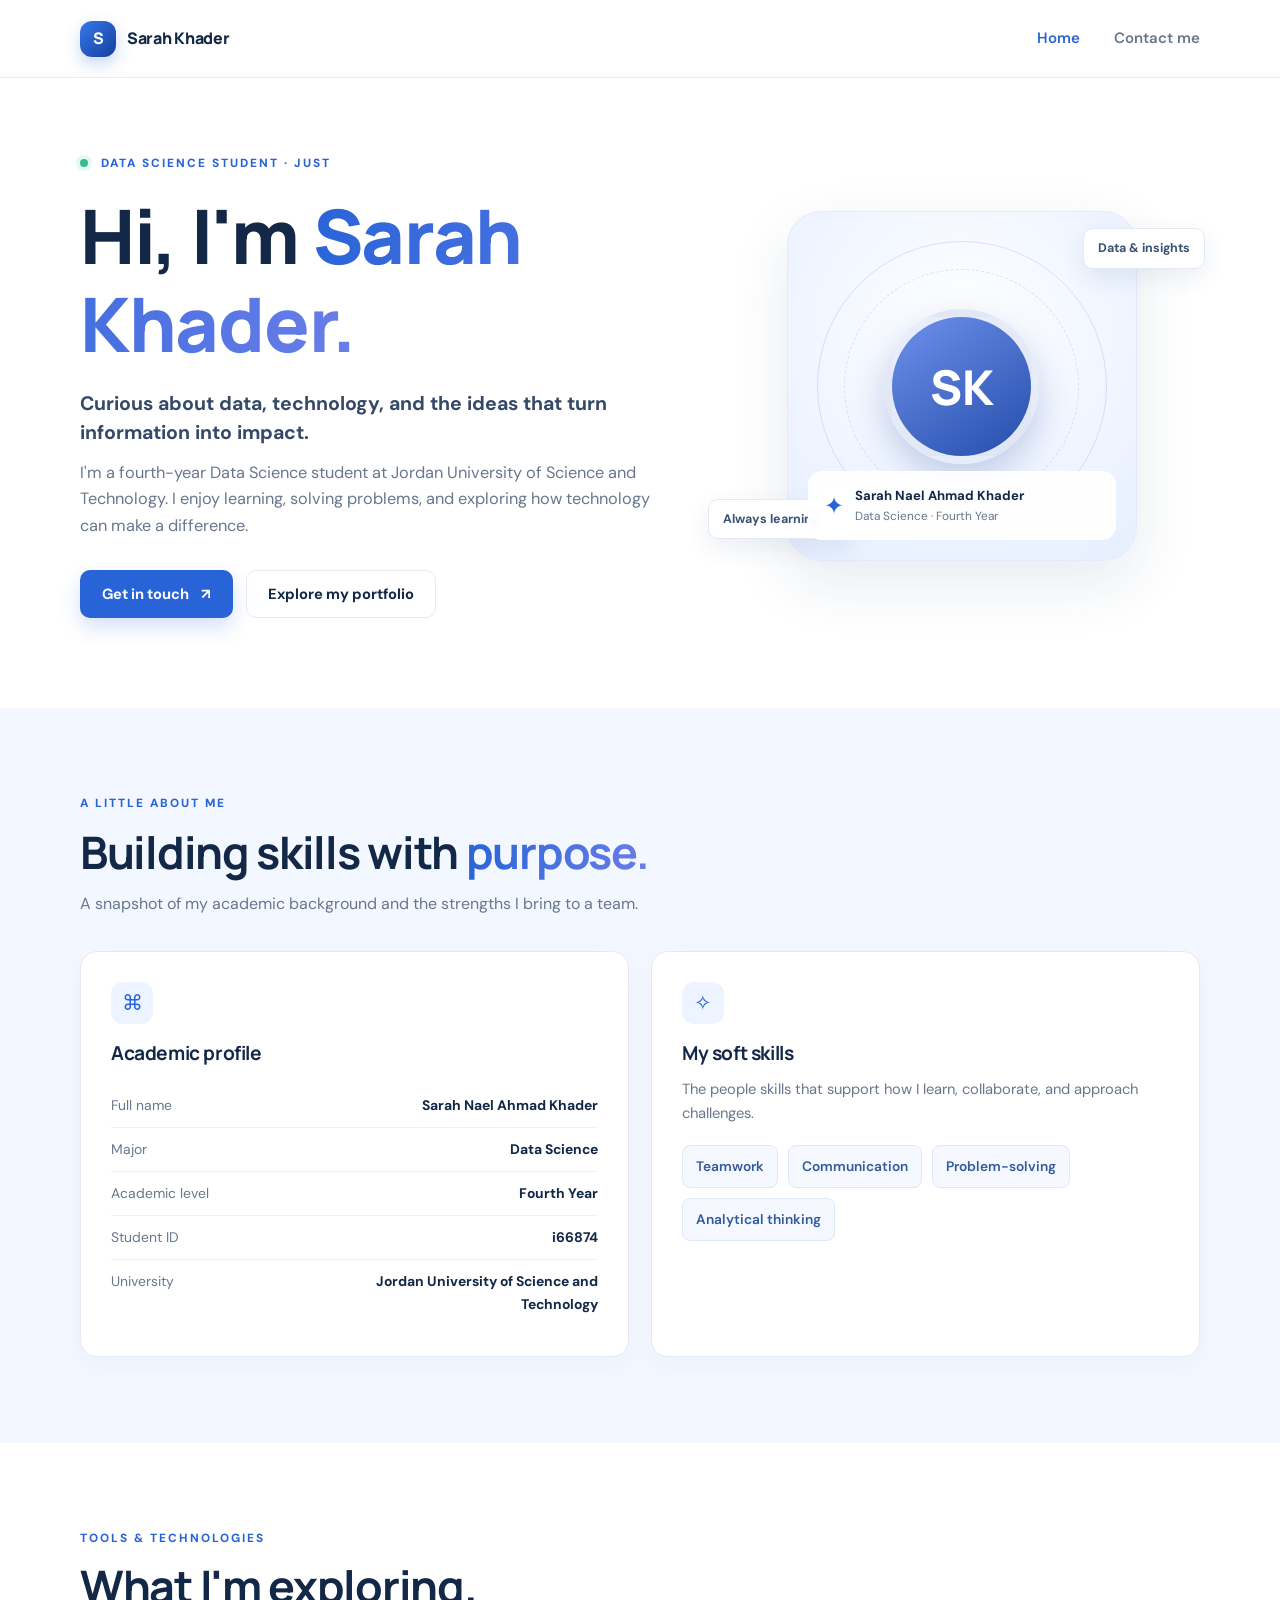
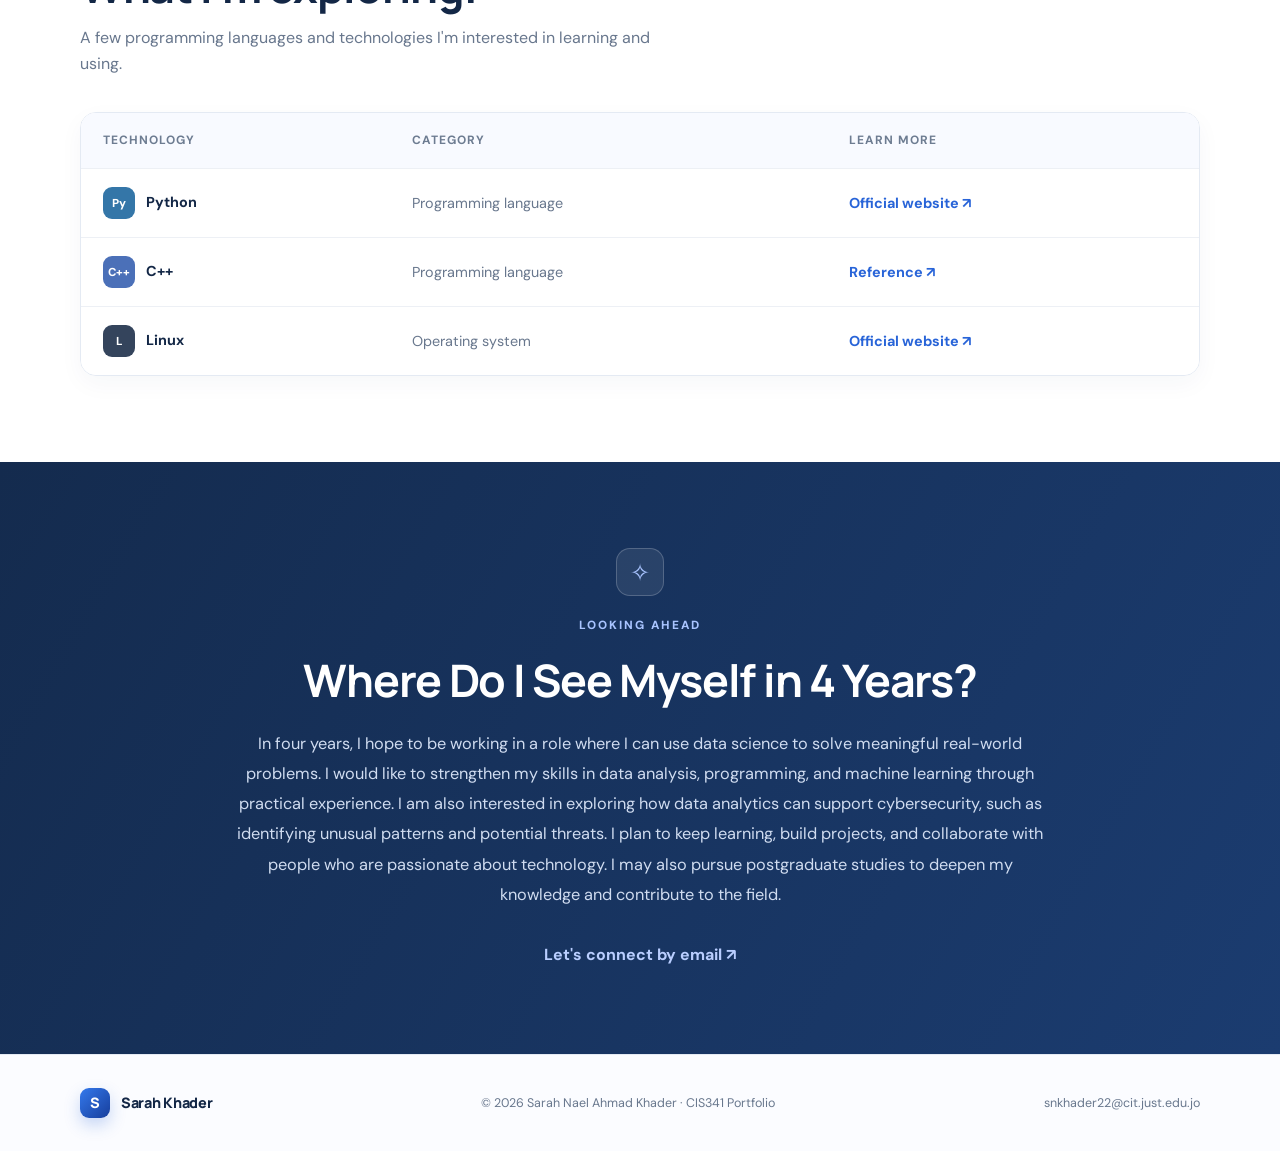
<file: index.html>
<!DOCTYPE html>
<html lang="en">
<head>
  <meta charset="UTF-8">
  <meta name="viewport" content="width=device-width, initial-scale=1.0">
  <meta name="description" content="Professional portfolio of Sarah Nael Ahmad Khader, Data Science student at JUST.">
  <title>i66874 | Sarah Nael Ahmad Khader</title>
  <link rel="preconnect" href="https://fonts.googleapis.com">
  <link rel="preconnect" href="https://fonts.gstatic.com" crossorigin>
  <link href="https://fonts.googleapis.com/css2?family=DM+Sans:wght@400;500;600;700&family=Manrope:wght@500;600;700;800&display=swap" rel="stylesheet">
  <link rel="stylesheet" href="style.css">
</head>
<body>
  <header class="site-header">
    <nav class="nav container" aria-label="Main navigation">
      <a class="brand" href="index.html"><span class="brand-mark">S</span><span>Sarah Khader</span></a>
      <div class="nav-links">
        <a class="active" href="index.html">Home</a>
        <a href="contact.html">Contact me</a>
      </div>
    </nav>
  </header>

  <main>
    <section class="hero container">
      <div class="hero-copy">
        <p class="eyebrow"><span class="status-dot"></span> DATA SCIENCE STUDENT · JUST</p>
        <h1>Hi, I'm <span class="gradient-text">Sarah Khader.</span></h1>
        <p class="hero-subtitle">Curious about data, technology, and the ideas that turn information into impact.</p>
        <p class="hero-description">I'm a fourth-year Data Science student at Jordan University of Science and Technology. I enjoy learning, solving problems, and exploring how technology can make a difference.</p>
        <div class="hero-actions">
          <a class="button button-primary" href="contact.html">Get in touch <span aria-hidden="true">↗</span></a>
          <a class="button button-secondary" href="#about">Explore my portfolio</a>
        </div>
      </div>
      <div class="profile-wrap">
        <div class="profile-card">
          <div class="profile-orbit orbit-one"></div>
          <div class="profile-orbit orbit-two"></div>
          <div class="avatar" role="img" aria-label="Profile photo placeholder for Sarah">SK</div>
          <div class="profile-caption"><span class="caption-icon">✦</span><span><strong>Sarah Nael Ahmad Khader</strong><small>Data Science · Fourth Year</small></span></div>
        </div>
        <span class="floating-chip chip-top">Data &amp; insights</span>
        <span class="floating-chip chip-bottom">Always learning ✨</span>
      </div>
    </section>

    <section class="section section-tint" id="about">
      <div class="container">
        <div class="section-heading">
          <p class="eyebrow">A LITTLE ABOUT ME</p>
          <h2>Building skills with <span class="gradient-text">purpose.</span></h2>
          <p class="section-intro">A snapshot of my academic background and the strengths I bring to a team.</p>
        </div>
        <div class="info-grid">
          <article class="info-card">
            <div class="card-icon">⌘</div>
            <h3>Academic profile</h3>
            <dl class="profile-details">
              <div><dt>Full name</dt><dd>Sarah Nael Ahmad Khader</dd></div>
              <div><dt>Major</dt><dd>Data Science</dd></div>
              <div><dt>Academic level</dt><dd>Fourth Year</dd></div>
              <div><dt>Student ID</dt><dd>i66874</dd></div>
              <div><dt>University</dt><dd>Jordan University of Science and Technology</dd></div>
            </dl>
          </article>
          <article class="info-card">
            <div class="card-icon">✧</div>
            <h3>My soft skills</h3>
            <p class="card-description">The people skills that support how I learn, collaborate, and approach challenges.</p>
            <div class="skill-list">
              <span>Teamwork</span><span>Communication</span><span>Problem-solving</span><span>Analytical thinking</span>
            </div>
          </article>
        </div>
      </div>
    </section>

    <section class="section container">
      <div class="section-heading">
        <p class="eyebrow">TOOLS &amp; TECHNOLOGIES</p>
        <h2>What I'm exploring.</h2>
        <p class="section-intro">A few programming languages and technologies I'm interested in learning and using.</p>
      </div>
      <div class="table-shell">
        <table>
          <thead><tr><th>Technology</th><th>Category</th><th>Learn more</th></tr></thead>
          <tbody>
            <tr><td><span class="tech-symbol python-symbol">Py</span><strong>Python</strong></td><td>Programming language</td><td><a href="https://www.python.org/" target="_blank" rel="noopener noreferrer">Official website ↗</a></td></tr>
            <tr><td><span class="tech-symbol cpp-symbol">C++</span><strong>C++</strong></td><td>Programming language</td><td><a href="https://www.cppreference.com/" target="_blank" rel="noopener noreferrer">Reference ↗</a></td></tr>
            <tr><td><span class="tech-symbol linux-symbol">L</span><strong>Linux</strong></td><td>Operating system</td><td><a href="https://www.kernel.org/" target="_blank" rel="noopener noreferrer">Official website ↗</a></td></tr>
          </tbody>
        </table>
      </div>
    </section>

    <section class="section future-section">
      <div class="container future-content">
        <div class="future-icon">✧</div>
        <p class="eyebrow">LOOKING AHEAD</p>
        <h2>Where Do I See Myself in 4 Years?</h2>
        <p>In four years, I hope to be working in a role where I can use data science to solve meaningful real-world problems. I would like to strengthen my skills in data analysis, programming, and machine learning through practical experience. I am also interested in exploring how data analytics can support cybersecurity, such as identifying unusual patterns and potential threats. I plan to keep learning, build projects, and collaborate with people who are passionate about technology. I may also pursue postgraduate studies to deepen my knowledge and contribute to the field.</p>
        <a class="text-link" href="mailto:snkhader22@cit.just.edu.jo">Let's connect by email ↗</a>
      </div>
    </section>
  </main>

  <footer class="site-footer">
    <div class="container footer-inner">
      <a class="brand footer-brand" href="index.html"><span class="brand-mark">S</span><span>Sarah Khader</span></a>
      <p>© 2026 Sarah Nael Ahmad Khader · CIS341 Portfolio</p>
      <a href="mailto:snkhader22@cit.just.edu.jo">snkhader22@cit.just.edu.jo</a>
    </div>
  </footer>
</body>
</html>
</file>
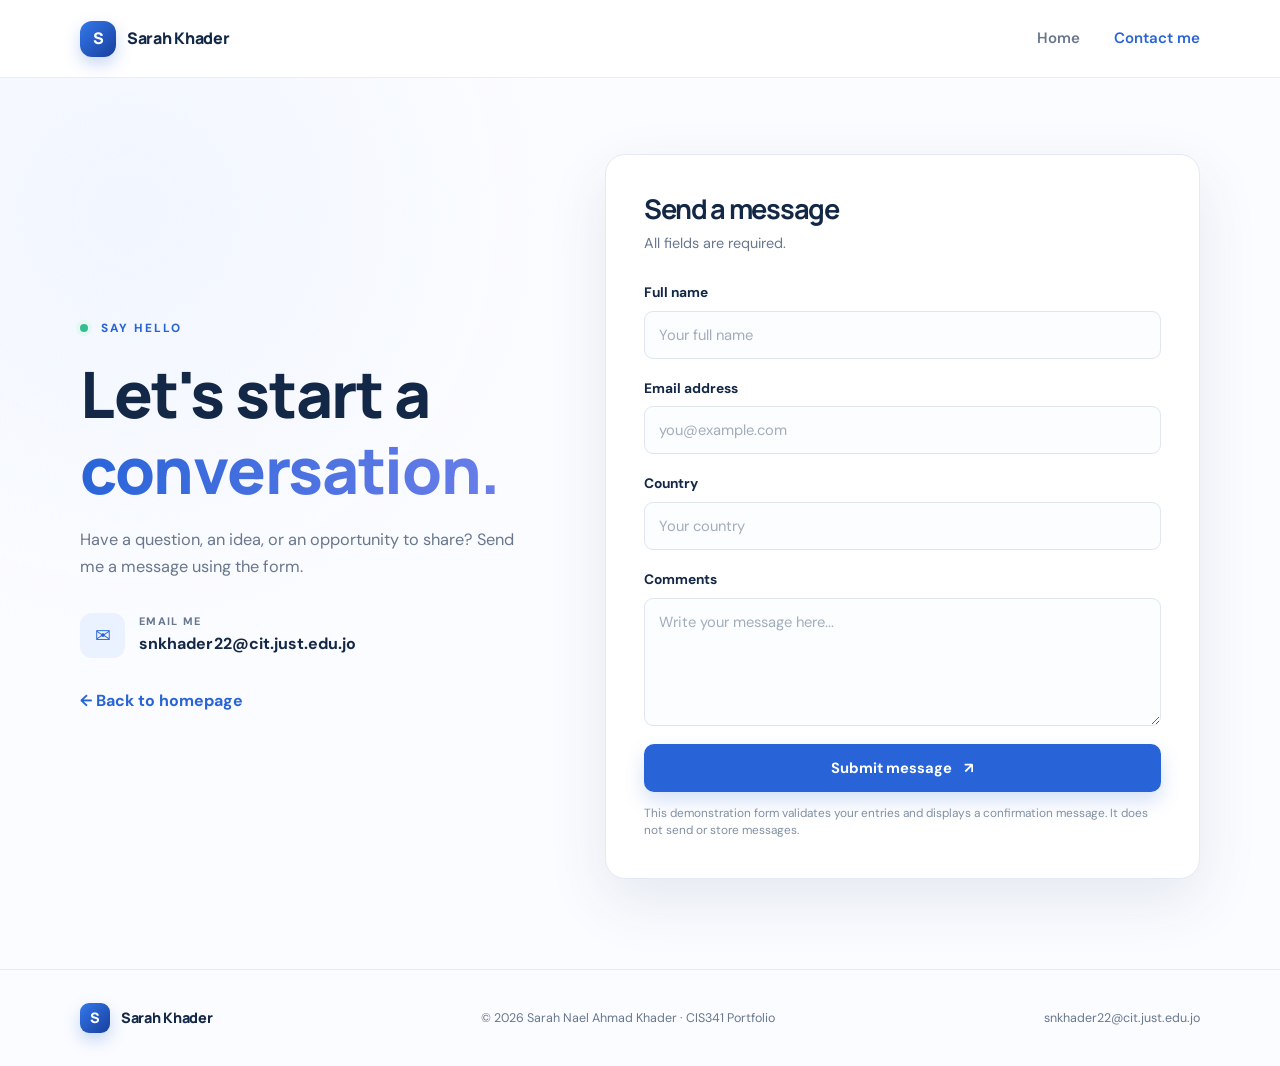
<file: contact.html>
<!DOCTYPE html>
<html lang="en">
<head>
  <meta charset="UTF-8">
  <meta name="viewport" content="width=device-width, initial-scale=1.0">
  <meta name="description" content="Contact Sarah Nael Ahmad Khader.">
  <title>Contact | i66874 | Sarah Nael Ahmad Khader</title>
  <link rel="preconnect" href="https://fonts.googleapis.com">
  <link rel="preconnect" href="https://fonts.gstatic.com" crossorigin>
  <link href="https://fonts.googleapis.com/css2?family=DM+Sans:wght@400;500;600;700&family=Manrope:wght@500;600;700;800&display=swap" rel="stylesheet">
  <link rel="stylesheet" href="style.css">
  <script src="script.js" defer></script>
</head>
<body>
  <header class="site-header">
    <nav class="nav container" aria-label="Main navigation">
      <a class="brand" href="index.html"><span class="brand-mark">S</span><span>Sarah Khader</span></a>
      <div class="nav-links"><a href="index.html">Home</a><a class="active" href="contact.html">Contact me</a></div>
    </nav>
  </header>

  <main class="contact-main">
    <section class="contact-layout container">
      <div class="contact-copy">
        <p class="eyebrow"><span class="status-dot"></span> SAY HELLO</p>
        <h1>Let's start a <span class="gradient-text">conversation.</span></h1>
        <p class="hero-description">Have a question, an idea, or an opportunity to share? Send me a message using the form.</p>
        <div class="contact-detail">
          <span class="contact-detail-icon">✉</span>
          <div><small>EMAIL ME</small><a href="mailto:snkhader22@cit.just.edu.jo">snkhader22@cit.just.edu.jo</a></div>
        </div>
        <a class="text-link" href="index.html">← Back to homepage</a>
      </div>

      <div class="form-card">
        <h2>Send a message</h2>
        <p class="form-intro">All fields are required.</p>
        <form id="contactForm" novalidate>
          <div class="form-field">
            <label for="fullName">Full name</label>
            <input type="text" id="fullName" name="fullName" placeholder="Your full name" autocomplete="name" required>
          </div>
          <div class="form-field">
            <label for="visitorEmail">Email address</label>
            <input type="email" id="visitorEmail" name="visitorEmail" placeholder="you@example.com" autocomplete="email" required>
          </div>
          <div class="form-field">
            <label for="country">Country</label>
            <input type="text" id="country" name="country" placeholder="Your country" autocomplete="country-name" required>
          </div>
          <div class="form-field">
            <label for="comments">Comments</label>
            <textarea id="comments" name="comments" rows="5" placeholder="Write your message here..." required></textarea>
          </div>
          <button class="button button-primary submit-button" type="submit">Submit message <span aria-hidden="true">↗</span></button>
          <p class="form-note">This demonstration form validates your entries and displays a confirmation message. It does not send or store messages.</p>
        </form>
      </div>
    </section>
  </main>

  <footer class="site-footer">
    <div class="container footer-inner">
      <a class="brand footer-brand" href="index.html"><span class="brand-mark">S</span><span>Sarah Khader</span></a>
      <p>© 2026 Sarah Nael Ahmad Khader · CIS341 Portfolio</p>
      <a href="mailto:snkhader22@cit.just.edu.jo">snkhader22@cit.just.edu.jo</a>
    </div>
  </footer>
</body>
</html>
</file>
<file: style.css>
:root {
  --navy: #132746;
  --blue: #2864d8;
  --blue-dark: #1c4fb5;
  --ink: #1c2b42;
  --muted: #68778d;
  --pale: #f3f7ff;
  --line: #e4eaf3;
  --white: #fff;
  --shadow: 0 22px 60px rgba(30, 62, 112, .10);
}
* { box-sizing: border-box; }
html { scroll-behavior: smooth; }
body { margin: 0; color: var(--ink); background: #fff; font-family: "DM Sans", sans-serif; line-height: 1.65; }
a { color: inherit; }
.container { width: min(1120px, calc(100% - 48px)); margin-inline: auto; }
.site-header { height: 78px; display: flex; align-items: center; border-bottom: 1px solid rgba(228,234,243,.8); background: rgba(255,255,255,.92); }
.nav, .brand, .nav-links, .footer-inner { display: flex; align-items: center; }
.nav { justify-content: space-between; }
.brand { gap: 11px; color: var(--navy); text-decoration: none; font-family: Manrope, sans-serif; font-weight: 800; letter-spacing: -.3px; }
.brand-mark { display: grid; place-items: center; width: 36px; height: 36px; border-radius: 12px; color: #fff; background: linear-gradient(135deg, #3479ec, #173e9c); box-shadow: 0 7px 16px rgba(40,100,216,.25); }
.nav-links { gap: 34px; }
.nav-links a { color: var(--muted); text-decoration: none; font-size: .94rem; font-weight: 600; transition: color .2s; }
.nav-links a:hover, .nav-links a.active { color: var(--blue); }
.hero { min-height: 590px; display: grid; grid-template-columns: 1.1fr .9fr; align-items: center; gap: 60px; padding-block: 76px 90px; }
.eyebrow { color: var(--blue); font-size: .74rem; font-weight: 800; letter-spacing: 2px; margin: 0 0 18px; }
.status-dot { display: inline-block; width: 8px; height: 8px; margin-right: 8px; border-radius: 50%; background: #34bd91; box-shadow: 0 0 0 4px #e5f8f1; }
h1, h2, h3 { color: var(--navy); font-family: Manrope, sans-serif; line-height: 1.18; letter-spacing: -1.3px; }
h1 { max-width: 650px; margin: 0 0 20px; font-size: clamp(2.8rem, 6vw, 4.7rem); font-weight: 800; }
.gradient-text { color: #2864d8; background: linear-gradient(100deg, #2864d8, #6b7ee9); -webkit-background-clip: text; background-clip: text; -webkit-text-fill-color: transparent; }
.hero-subtitle { max-width: 560px; margin: 0 0 12px; color: #344968; font-size: 1.22rem; font-weight: 700; line-height: 1.5; }
.hero-description { max-width: 570px; margin: 0; color: var(--muted); font-size: 1.02rem; }
.hero-actions { display: flex; flex-wrap: wrap; gap: 13px; margin-top: 30px; }
.button { min-height: 48px; display: inline-flex; justify-content: center; align-items: center; gap: 12px; padding: 0 21px; border: 1px solid transparent; border-radius: 10px; font: 700 .92rem "DM Sans", sans-serif; text-decoration: none; cursor: pointer; transition: transform .2s, box-shadow .2s, background .2s; }
.button:hover { transform: translateY(-2px); }
.button-primary { color: white; background: var(--blue); box-shadow: 0 9px 20px rgba(40,100,216,.2); }
.button-primary:hover { background: var(--blue-dark); box-shadow: 0 12px 25px rgba(40,100,216,.28); }
.button-secondary { color: var(--navy); border-color: var(--line); background: white; }
.profile-wrap { position: relative; display: grid; place-items: center; min-height: 370px; }
.profile-card { position: relative; display: flex; width: min(350px, 100%); height: 350px; align-items: center; justify-content: center; overflow: hidden; border: 1px solid #e4ebf8; border-radius: 34px; background: radial-gradient(circle at 50% 35%, #fff 0, #f0f5ff 57%, #e6efff 100%); box-shadow: var(--shadow); }
.profile-orbit { position: absolute; width: 290px; height: 290px; border: 1px solid rgba(67,113,210,.18); border-radius: 50%; }
.orbit-two { width: 235px; height: 235px; border-style: dashed; }
.avatar { z-index: 1; display: grid; place-items: center; width: 155px; height: 155px; border: 8px solid rgba(255,255,255,.85); border-radius: 50%; color: white; background: linear-gradient(145deg, #6e91ed, #244da9); box-shadow: 0 15px 35px rgba(40,80,160,.25); font: 800 3rem Manrope, sans-serif; }
.profile-caption { position: absolute; z-index: 2; right: 20px; bottom: 20px; left: 20px; display: flex; align-items: center; gap: 11px; padding: 13px 15px; border: 1px solid rgba(255,255,255,.8); border-radius: 14px; background: rgba(255,255,255,.92); backdrop-filter: blur(10px); }
.caption-icon { color: var(--blue); font-size: 1.5rem; }
.profile-caption strong, .profile-caption small { display: block; }
.profile-caption strong { color: var(--navy); font-size: .82rem; }
.profile-caption small { color: var(--muted); font-size: .74rem; }
.floating-chip { position: absolute; padding: 9px 14px; border: 1px solid var(--line); border-radius: 10px; color: #385276; background: white; box-shadow: 0 9px 25px rgba(30,62,112,.09); font-size: .78rem; font-weight: 700; }
.chip-top { top: 27px; right: -5px; }
.chip-bottom { bottom: 32px; left: -15px; }
.section { padding-block: 86px; }
.section-tint { background: var(--pale); }
.section-heading { margin-bottom: 34px; }
.section-heading .eyebrow { margin-bottom: 12px; }
h2 { margin: 0 0 12px; font-size: clamp(2rem, 4vw, 2.8rem); }
.section-intro { max-width: 590px; margin: 0; color: var(--muted); }
.info-grid { display: grid; grid-template-columns: 1fr 1fr; gap: 22px; }
.info-card { padding: 30px; border: 1px solid var(--line); border-radius: 17px; background: white; box-shadow: 0 8px 25px rgba(30,62,112,.035); }
.card-icon { display: grid; place-items: center; width: 42px; height: 42px; margin-bottom: 18px; border-radius: 12px; color: var(--blue); background: #edf3ff; font-size: 1.3rem; }
.info-card h3 { margin: 0 0 19px; font-size: 1.2rem; letter-spacing: -.4px; }
.profile-details { margin: 0; }
.profile-details div { display: flex; justify-content: space-between; gap: 16px; padding: 10px 0; border-bottom: 1px solid #eef1f6; }
.profile-details div:last-child { border: 0; }
.profile-details dt { color: var(--muted); font-size: .87rem; }
.profile-details dd { max-width: 62%; margin: 0; color: var(--navy); text-align: right; font-size: .87rem; font-weight: 700; }
.card-description { margin: -7px 0 20px; color: var(--muted); font-size: .92rem; }
.skill-list { display: flex; flex-wrap: wrap; gap: 10px; }
.skill-list span { padding: 9px 13px; border: 1px solid #dfe9fc; border-radius: 8px; color: #315a9d; background: #f5f8ff; font-size: .86rem; font-weight: 600; }
.table-shell { overflow-x: auto; border: 1px solid var(--line); border-radius: 16px; box-shadow: 0 8px 25px rgba(30,62,112,.04); }
table { width: 100%; border-collapse: collapse; background: white; text-align: left; }
th, td { padding: 18px 22px; border-bottom: 1px solid #edf0f5; }
th { color: #6d7c91; background: #f8faff; font-size: .75rem; letter-spacing: 1px; text-transform: uppercase; }
td { color: var(--muted); font-size: .9rem; }
tbody tr:last-child td { border-bottom: 0; }
td:first-child { color: var(--navy); }
td a, .text-link { color: var(--blue); font-weight: 700; text-decoration: none; }
td a:hover, .text-link:hover { text-decoration: underline; }
.tech-symbol { display: inline-grid; place-items: center; width: 32px; height: 32px; margin-right: 11px; border-radius: 9px; color: white; font-size: .72rem; font-weight: 800; vertical-align: middle; }
.python-symbol { background: #3476a8; }.cpp-symbol { background: #4b70b8; }.linux-symbol { background: #34445c; }
.future-section { color: #dce7fb; background: linear-gradient(120deg, #142b4e, #1b3c70); }
.future-content { max-width: 820px; text-align: center; }
.future-icon { display: grid; place-items: center; width: 48px; height: 48px; margin: 0 auto 20px; border: 1px solid rgba(255,255,255,.2); border-radius: 14px; color: #a9c4ff; background: rgba(255,255,255,.08); font-size: 1.5rem; }
.future-section .eyebrow { color: #a9c4ff; }
.future-section h2 { color: white; }
.future-section p:not(.eyebrow) { margin: 22px auto; color: #d0dcf0; font-size: 1.02rem; line-height: 1.85; }
.future-section .text-link { display: inline-block; margin-top: 10px; color: #b9ceff; }
.site-footer { padding-block: 25px; border-top: 1px solid var(--line); background: #fbfcff; }
.footer-inner { justify-content: space-between; gap: 20px; }
.footer-brand .brand-mark { width: 30px; height: 30px; border-radius: 9px; }
.footer-brand { font-size: .9rem; }
.footer-inner p, .footer-inner > a:last-child { color: var(--muted); font-size: .78rem; }
.footer-inner > a:last-child { text-decoration: none; }
.contact-main { min-height: calc(100vh - 150px); padding-block: 76px 90px; background: radial-gradient(circle at 10% 15%, #f1f6ff, transparent 32%), #fbfcff; }
.contact-layout { display: grid; grid-template-columns: .85fr 1.15fr; align-items: center; gap: 85px; }
.contact-copy h1 { font-size: clamp(2.6rem, 5vw, 4rem); }
.contact-copy .hero-description { margin-bottom: 32px; }
.contact-detail { display: flex; align-items: center; gap: 14px; margin-bottom: 30px; }
.contact-detail-icon { display: grid; place-items: center; width: 45px; height: 45px; border-radius: 12px; color: var(--blue); background: #eaf1ff; font-size: 1.2rem; }
.contact-detail small, .contact-detail a { display: block; }
.contact-detail small { color: var(--muted); font-size: .68rem; font-weight: 800; letter-spacing: 1.3px; }
.contact-detail a { color: var(--navy); font-weight: 700; text-decoration: none; }
.form-card { padding: 38px; border: 1px solid var(--line); border-radius: 20px; background: white; box-shadow: var(--shadow); }
.form-card h2 { margin-bottom: 7px; font-size: 1.7rem; }
.form-intro { margin: 0 0 25px; color: var(--muted); font-size: .9rem; }
.form-field { margin-bottom: 18px; }
.form-field label { display: block; margin-bottom: 7px; color: var(--navy); font-size: .86rem; font-weight: 700; }
.form-field input, .form-field textarea { display: block; width: 100%; padding: 13px 14px; border: 1px solid #dfe6f0; border-radius: 9px; outline: none; color: var(--ink); background: #fcfdff; font: 400 .92rem "DM Sans", sans-serif; transition: border .2s, box-shadow .2s; }
.form-field input:focus, .form-field textarea:focus { border-color: #6b91e4; box-shadow: 0 0 0 3px rgba(40,100,216,.1); }
.form-field input::placeholder, .form-field textarea::placeholder { color: #a2adbc; }
.form-field textarea { resize: vertical; min-height: 120px; }
.submit-button { width: 100%; }
.form-note { margin: 13px 0 0; color: #8290a3; font-size: .74rem; line-height: 1.5; }
@media (max-width: 800px) {
  .hero { grid-template-columns: 1fr; gap: 35px; padding-block: 65px; }
  .profile-wrap { min-height: 340px; }
  .info-grid, .contact-layout { grid-template-columns: 1fr; }
  .contact-layout { gap: 40px; }
  .contact-main { padding-block: 55px; }
}
@media (max-width: 560px) {
  .container { width: min(100% - 32px, 1120px); }
  .site-header { height: 70px; }
  .nav-links { gap: 17px; }
  .nav-links a { font-size: .83rem; }
  .brand { gap: 8px; font-size: .88rem; }
  .brand-mark { width: 32px; height: 32px; }
  .hero { min-height: auto; padding-block: 55px; }
  h1 { font-size: 2.65rem; }
  .profile-card { height: 310px; }
  .section { padding-block: 62px; }
  .info-card, .form-card { padding: 23px; }
  .profile-details div { flex-direction: column; gap: 2px; }
  .profile-details dd { max-width: 100%; text-align: left; }
  th, td { padding: 14px; white-space: nowrap; }
  .footer-inner { flex-direction: column; align-items: flex-start; gap: 8px; }
  .footer-inner p { margin: 5px 0; }
  .contact-copy h1 { font-size: 2.7rem; }
}
</file>
